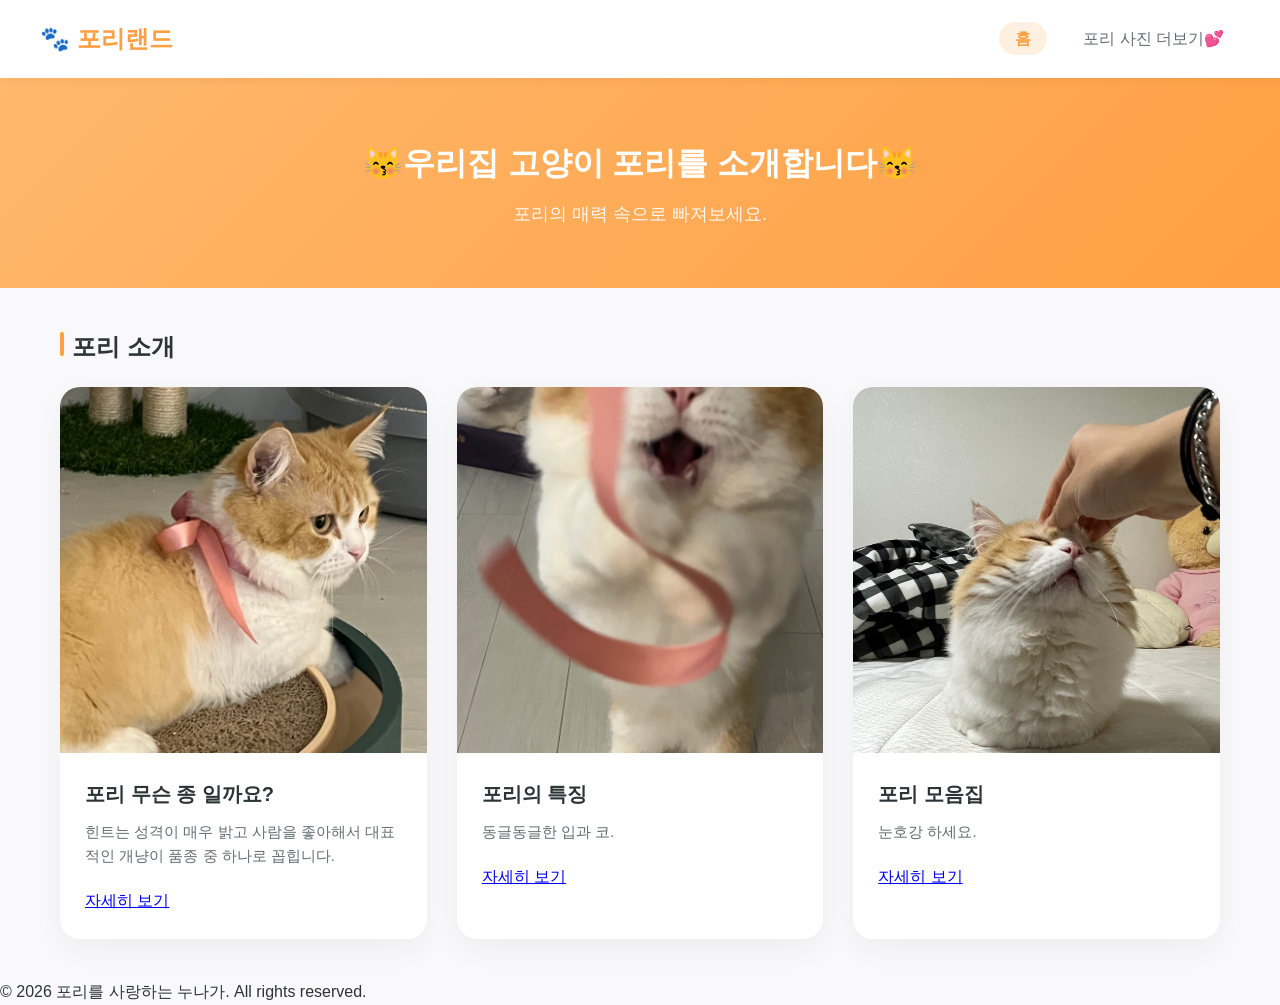
<file: index.html>
<!DOCTYPE html>
<html lang="ko">
<head>
    <meta charset="UTF-8">
    <meta name="viewport" content="width=device-width, initial-scale=1.0">
    <title>포리랜드 - 포리 소개</title>
    <link rel="stylesheet" href="style.css">
</head>
<body>

    <header>
        <div class="logo">🐾 포리랜드</div>
        <nav>
            <ul>
                <li><a href="index.html" class="active">홈</a></li>
                <li><a href="detail4.html">포리 사진 더보기💕</a></li>
            </ul>
        </nav>
    </header>

    <section class="hero">
        <div class="hero-content">
            <h2>😽우리집 고양이 포리를 소개합니다😽</h2>
            <p>포리의 매력 속으로 빠져보세요.</p>
        </div>
    </section>

    <main class="container">
        <h3 class="section-title">포리 소개</h3>
        <div class="card-grid">
            
            <div class="card">
                <div class="card-img">
                    <img src="m1.jpeg" alt="포리 사진 1" style="width: 100%; height: 100%; object-fit: cover;">
                </div>
                <div class="card-body">
                    <h4>포리 무슨 종 일까요?</h4>
                    <p>힌트는 성격이 매우 밝고 사람을 좋아해서 대표적인 개냥이 품종 중 하나로 꼽힙니다.</p>
                    <a href="detail1.html" class="btn">자세히 보기</a>
                </div>
            </div>

            <div class="card">
                <div class="card-img">
                   <img src="ccat.jpeg" alt="포리 사진 2" style="width: 100%; height: 100%; object-fit: cover;">
                </div>
                <div class="card-body">
                    <h4>포리의 특징</h4>
                    <p>동글동글한 입과 코.</p>
                    <a href="detail2.html" class="btn">자세히 보기</a>
                </div>
            </div>

            <div class="card">
                <div class="card-img">
                    <img src="m3.jpeg" alt="포리 사진 3" style="width: 100%; height: 100%; object-fit: cover;">
                </div>
                <div class="card-body">
                    <h4>포리 모음집</h4>
                    <p>눈호강 하세요.</p>
                    <a href="detail3.html" class="btn">자세히 보기</a>
                </div>
            </div>

        </div>
    </main>

    <footer>
        <p>&copy; 2026 포리를 사랑하는 누나가. All rights reserved.</p>
    </footer>

</body>
</html>
</file>
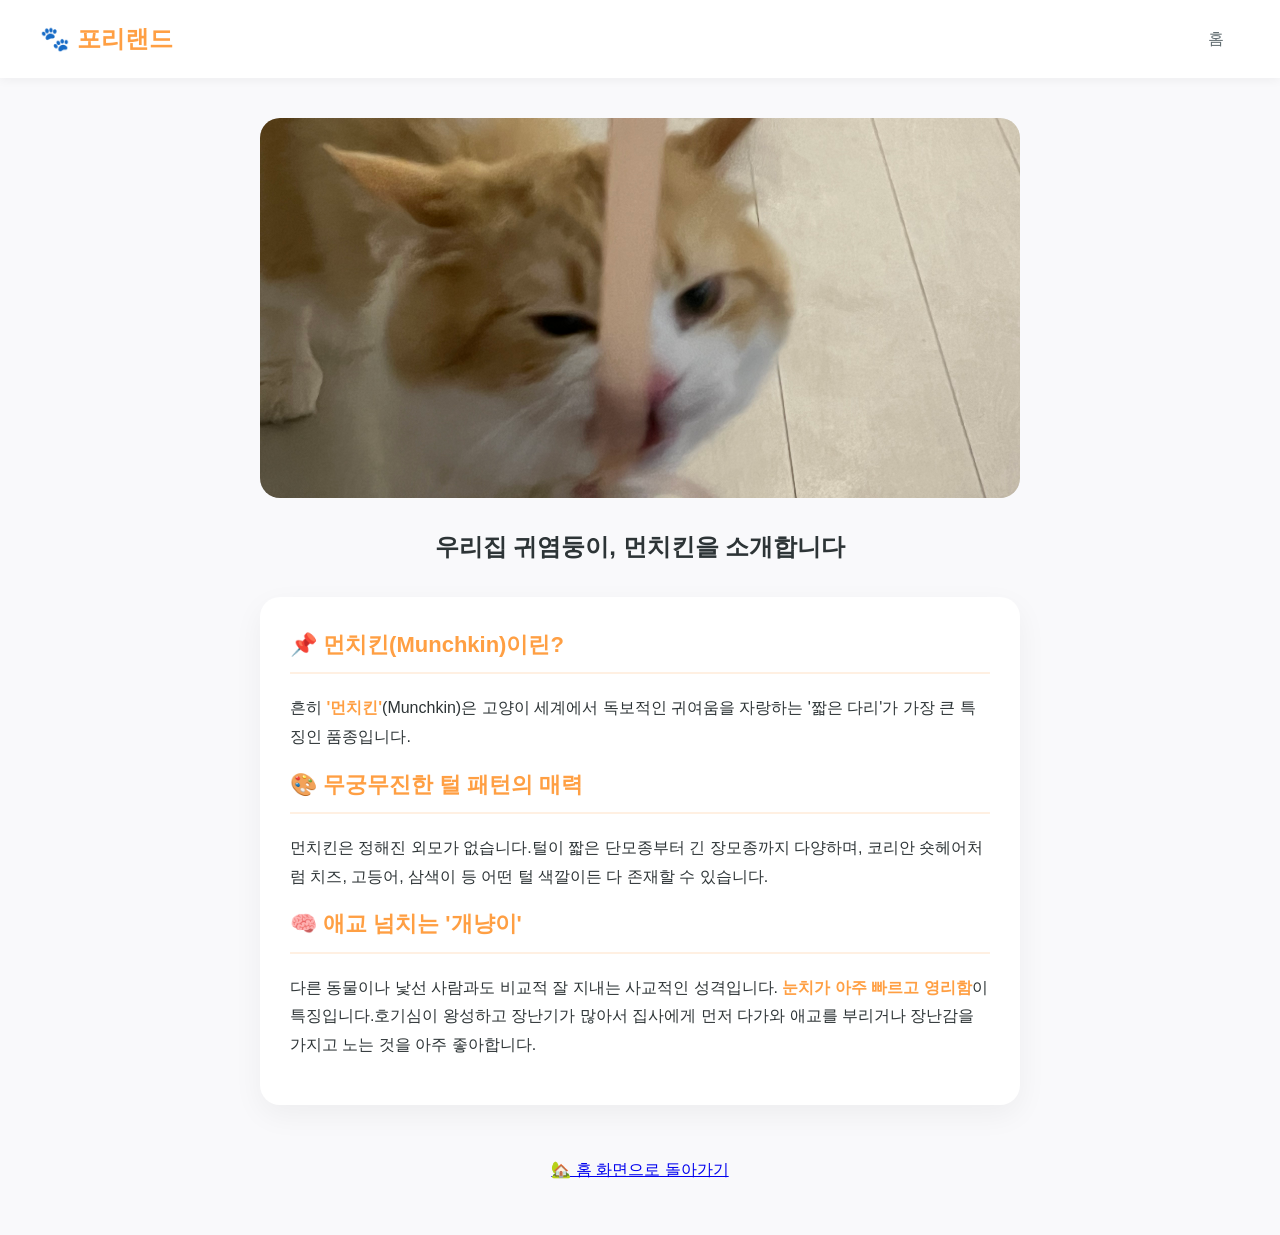
<file: detail1.html>
<!DOCTYPE html>
<html lang="ko">
<head>
    <meta charset="UTF-8">
    <meta name="viewport" content="width=device-width, initial-scale=1.0">
    <title>포리랜드 - 먼치킨 소개</title>
    <link rel="stylesheet" href="style.css">
    <style>
        .info-box { background: #fff; padding: 30px; border-radius: 20px; box-shadow: 0 10px 30px rgba(0,0,0,0.05); margin-top: 30px; text-align: left; }
        .info-title { color: #ff9f43; border-bottom: 2px solid #fff0e2; padding-bottom: 10px; margin-bottom: 20px; font-size: 22px; }
        .info-p { margin-bottom: 15px; color: #2d3436; line-height: 1.8; }
        .highlight { color: #ff9f43; font-weight: bold; }
    </style>
</head>
<body>
    <header>
        <div class="logo">🐾 포리랜드</div>
        <nav><ul><li><a href="index.html">홈</a></li></ul></nav>
    </header>

    <main class="container" style="max-width: 800px; text-align: center;">
        <div class="card-img" style="padding-top: 50%; border-radius: 20px; overflow: hidden; margin-bottom: 30px;">
            <img src="d1.jpeg" alt="포리">
        </div>
        
        <h2>우리집 귀염둥이, 먼치킨을 소개합니다</h2>
        
        <div class="info-box">
            <h3 class="info-title">📌 먼치킨(Munchkin)이린?</h3>
            <p class="info-p">흔히 <span class="highlight">'먼치킨'</span>(Munchkin)은 고양이 세계에서 독보적인 귀여움을 자랑하는 '짧은 다리'가 가장 큰 특징인 품종입니다.</p>
            <h3 class="info-title">🎨 무궁무진한 털 패턴의 매력</h3>
            <p class="info-p">먼치킨은 정해진 외모가 없습니다.털이 짧은 단모종부터 긴 장모종까지 다양하며, 코리안 숏헤어처럼 치즈, 고등어, 삼색이 등 어떤 털 색깔이든 다 존재할 수 있습니다.</p>
            
            <h3 class="info-title">🧠 애교 넘치는 '개냥이'</h3>
            <p class="info-p">다른 동물이나 낯선 사람과도 비교적 잘 지내는 사교적인 성격입니다. <span class="highlight">눈치가 아주 빠르고 영리함</span>이 특징입니다.호기심이 왕성하고 장난기가 많아서 집사에게 먼저 다가와 애교를 부리거나 장난감을 가지고 노는 것을 아주 좋아합니다.</p>
        </div>
        
        <a href="index.html" class="btn" style="display: inline-block; width: auto; margin-top: 40px; padding: 12px 40px;">🏡 홈 화면으로 돌아가기</a>
    </main>
</body>
</html>
</file>
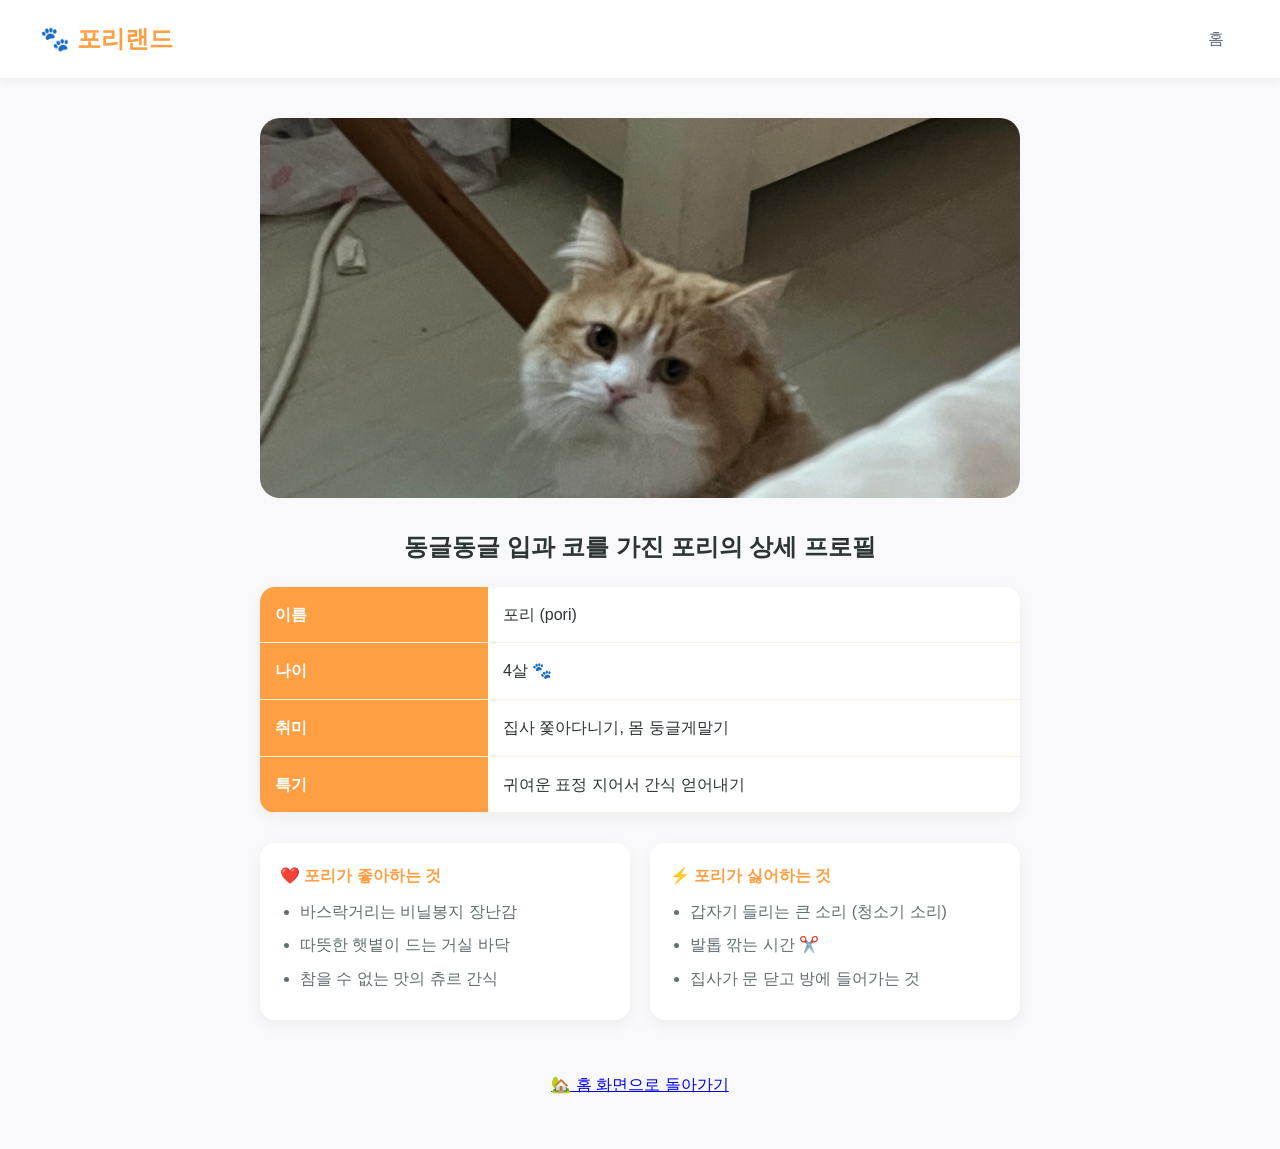
<file: detail2.html>
<!DOCTYPE html>
<html lang="ko">
<head>
    <meta charset="UTF-8">
    <meta name="viewport" content="width=device-width, initial-scale=1.0">
    <title>포리랜드 - 포리의 특징</title>
    <link rel="stylesheet" href="style.css">
    <style>
        .profile-table { width: 100%; border-collapse: collapse; margin-top: 20px; background: #fff; border-radius: 15px; overflow: hidden; box-shadow: 0 5px 15px rgba(0,0,0,0.05); }
        .profile-table th, .profile-table td { padding: 15px; border-bottom: 1px solid #fff0e2; text-align: left; }
        .profile-table th { background-color: #ff9f43; color: white; width: 30%; }
        .feature-grid { display: grid; grid-template-columns: 1fr 1fr; gap: 20px; margin-top: 30px; }
        .feature-box { background: #fff; padding: 20px; border-radius: 15px; box-shadow: 0 5px 15px rgba(0,0,0,0.05); text-align: left; }
        .feature-box h4 { margin-bottom: 10px; color: #ff9f43; }
        .feature-box li { margin-left: 20px; margin-bottom: 8px; color: #636e72; }
    </style>
</head>
<body>
    <header>
        <div class="logo">🐾 포리랜드</div>
        <nav><ul><li><a href="index.html">홈</a></li></ul></nav>
    </header>

    <main class="container" style="max-width: 800px; text-align: center;">
        <div class="card-img" style="padding-top: 50%; border-radius: 20px; overflow: hidden; margin-bottom: 30px;">
            <img src="d2.jpeg" alt="포리">
        </div>
        
        <h2>동글동글 입과 코를 가진 포리의 상세 프로필</h2>
        
        <table class="profile-table">
            <tr><th>이름</th><td>포리 (pori)</td></tr>
            <tr><th>나이</th><td>4살 🐾</td></tr>
            <tr><th>취미</th><td>집사 쫓아다니기, 몸 둥글게말기</td></tr>
            <tr><th>특기</th><td>귀여운 표정 지어서 간식 얻어내기</td></tr>
        </table>

        <div class="feature-grid">
            <div class="feature-box">
                <h4>❤️ 포리가 좋아하는 것</h4>
                <ul>
                    <li>바스락거리는 비닐봉지 장난감</li>
                    <li>따뜻한 햇볕이 드는 거실 바닥</li>
                    <li>참을 수 없는 맛의 츄르 간식</li>
                </ul>
            </div>
            <div class="feature-box">
                <h4>⚡ 포리가 싫어하는 것</h4>
                <ul>
                    <li>갑자기 들리는 큰 소리 (청소기 소리)
                    <li>발톱 깎는 시간 ✂️</li>
                    <li>집사가 문 닫고 방에 들어가는 것</li>
                </ul>
            </div>
        </div>
        
        <a href="index.html" class="btn" style="display: inline-block; width: auto; margin-top: 40px; padding: 12px 40px;">🏡 홈 화면으로 돌아가기</a>
    </main>
</body>
</html>
</file>
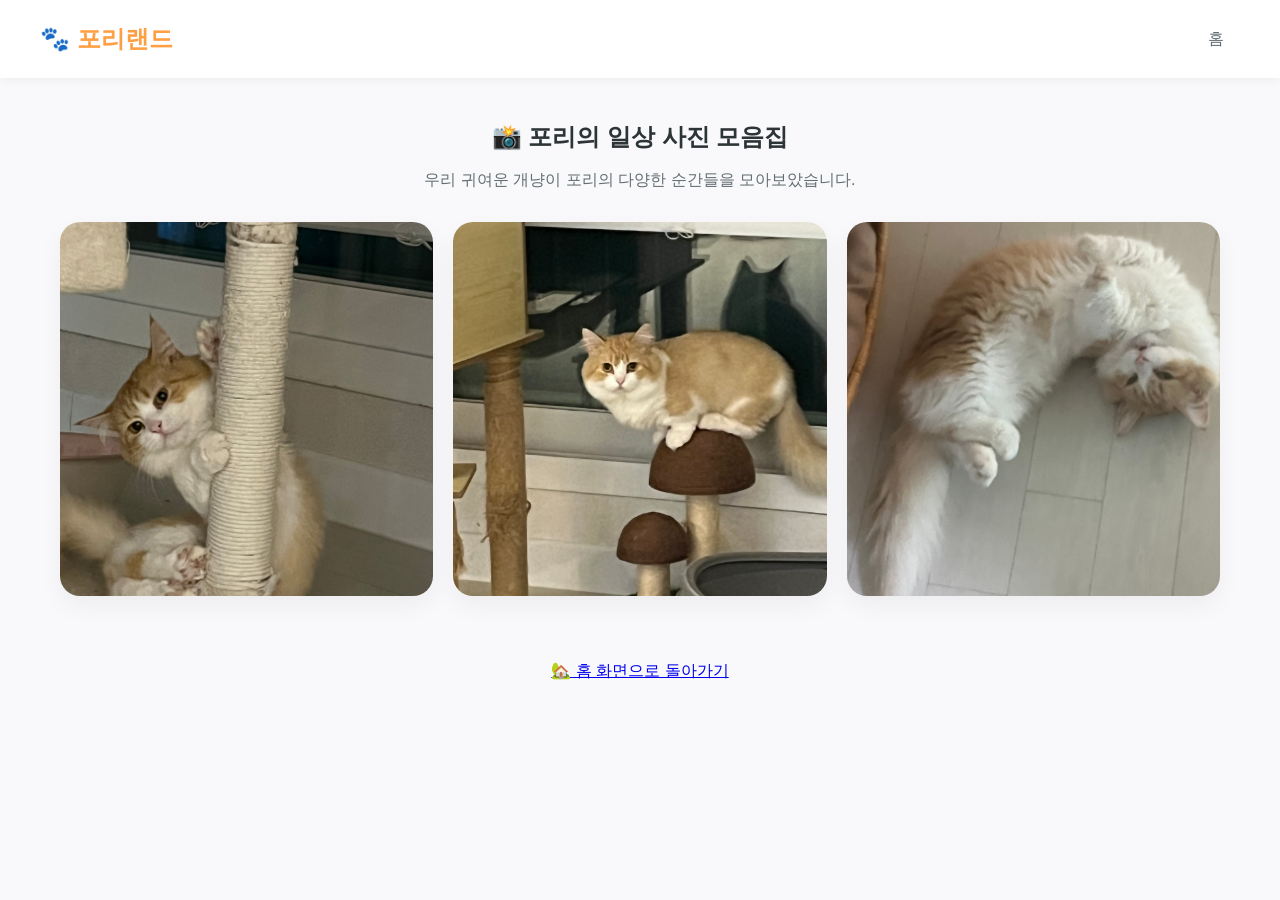
<file: detail3.html>
<!DOCTYPE html>
<html lang="ko">
<head>
    <meta charset="UTF-8">
    <meta name="viewport" content="width=device-width, initial-scale=1.0">
    <title>포리랜드 - 포리 사진 모음집</title>
    <link rel="stylesheet" href="style.css">
    <style>
        .gallery-grid { display: grid; grid-template-columns: repeat(auto-fit, minmax(240px, 1fr)); gap: 20px; margin-top: 30px; }
        .gallery-item { background: #fff; border-radius: 20px; overflow: hidden; box-shadow: 0 10px 25px rgba(0,0,0,0.05); transition: transform 0.3s ease; aspect-ratio: 1/1; }
        .gallery-item:hover { transform: scale(1.05); }
        .gallery-item img { width: 100%; height: 100%; object-fit: cover; }
    </style>
</head>
<body>
    <header>
        <div class="logo">🐾 포리랜드</div>
        <nav><ul><li><a href="index.html">홈</a></li></ul></nav>
    </header>

    <main class="container" style="text-align: center;">
        <h2>📸 포리의 일상 사진 모음집</h2>
        <p style="color: #636e72; margin-top: 10px;">우리 귀여운 개냥이 포리의 다양한 순간들을 모아보았습니다.</p>
        
        <div class="gallery-grid">
            <div class="gallery-item"><img src="d3.jpeg" alt="포리1"></div>
            <div class="gallery-item"><img src="dd3.jpeg" alt="포리2"></div>
            <div class="gallery-item"><img src="ddd3.jpeg" alt="포리3"></div>
        </div>
        
        <a href="index.html" class="btn" style="display: inline-block; width: auto; margin-top: 50px; padding: 12px 40px;">🏡 홈 화면으로 돌아가기</a>
    </main>
</body>
</html>
</file>
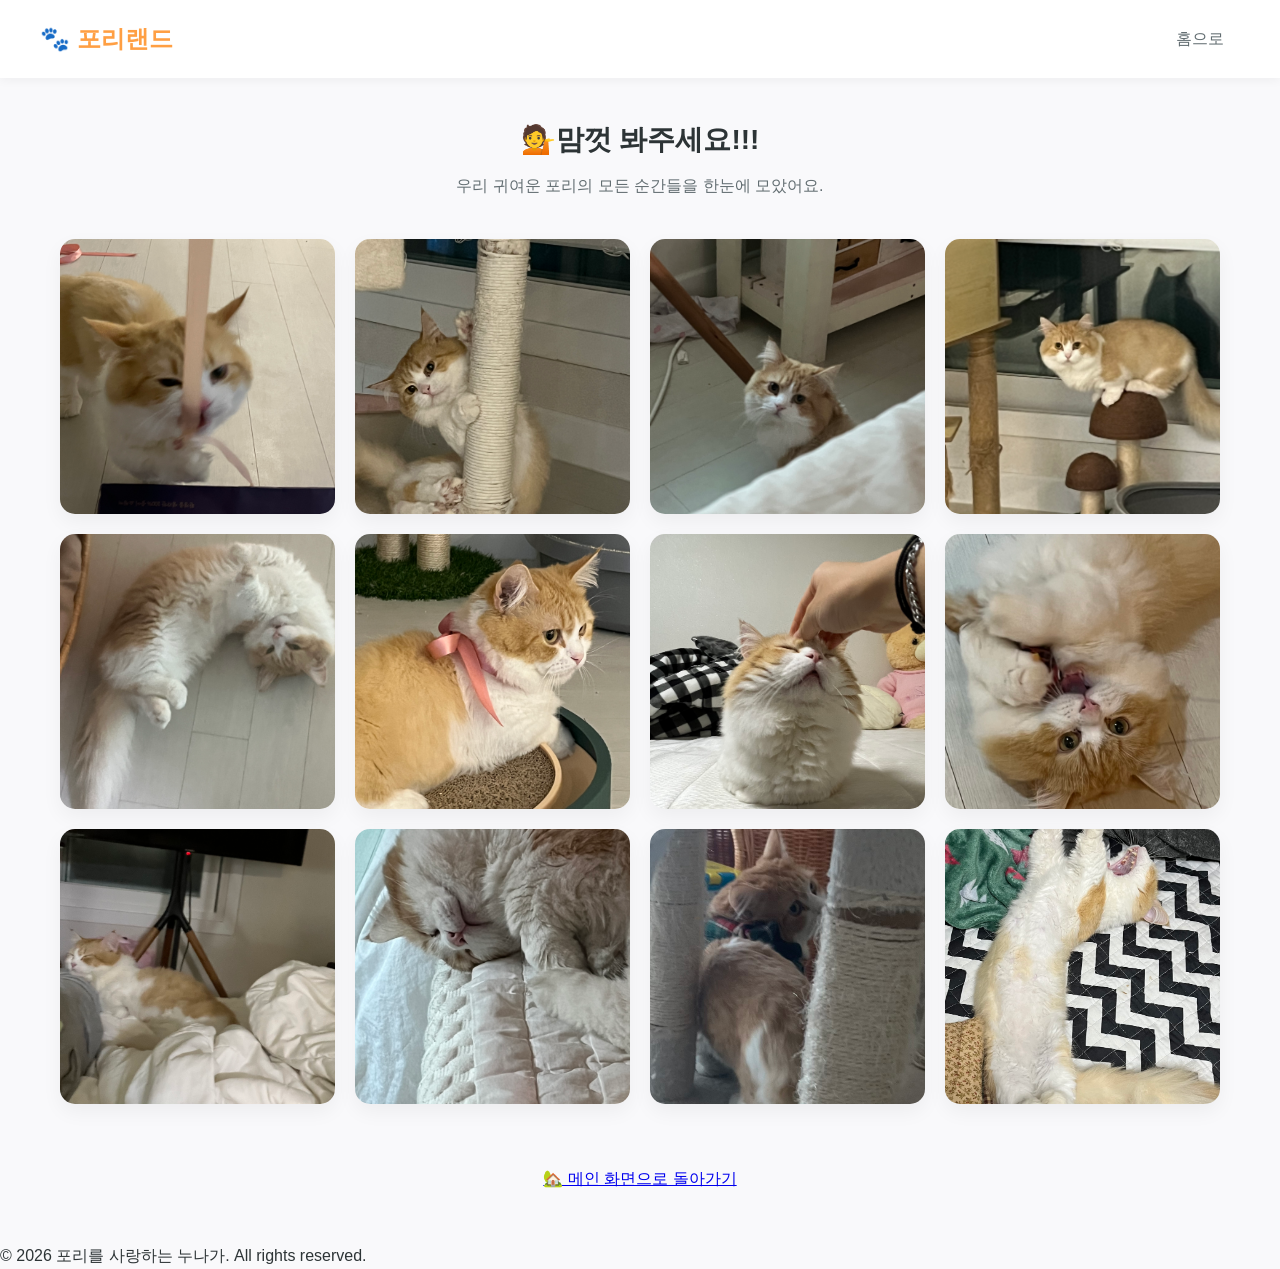
<file: detail4.html>
<!DOCTYPE html>
<html lang="ko">
<head>
    <meta charset="UTF-8">
    <meta name="viewport" content="width=device-width, initial-scale=1.0">
    <title>포리랜드 - 포리 사진 더보기💕</title>
    <link rel="stylesheet" href="style.css">
    <style>
        /* 📸 13장 대용량 사진첩 전용 고급 갤러리 스타일 */
        .gallery-container {
            max-width: 1200px; /* 많은 사진을 보기 좋게 화면을 넓혔습니다 */
            margin: 40px auto;
            padding: 0 20px;
            text-align: center;
        }
        .gallery-title {
            font-size: 28px;
            color: #2d3436;
            margin-bottom: 10px;
        }
        .gallery-subtitle {
            color: #636e72;
            margin-bottom: 40px;
        }
        /* 사진이 많으므로 화면 크기에 따라 3열~4열로 자동 정렬되게 조절했습니다 */
        .gallery-grid {
            display: grid;
            grid-template-columns: repeat(auto-fit, minmax(240px, 1fr));
            gap: 20px;
        }
        .gallery-item {
            background: #fff;
            border-radius: 15px;
            overflow: hidden;
            box-shadow: 0 8px 20px rgba(0,0,0,0.05);
            transition: transform 0.3s ease, box-shadow 0.3s ease;
            aspect-ratio: 1 / 1; /* 이쁜 정사각형 썸네일 유지 */
        }
        .gallery-item:hover {
            transform: translateY(-5px);
            box-shadow: 0 12px 30px rgba(0,0,0,0.12);
        }
        .gallery-item img {
            width: 100%;
            height: 100%;
            object-fit: cover;
            transition: transform 0.3s ease;
        }
        .gallery-item:hover img {
            transform: scale(1.06); /* 마우스 올리면 부드럽게 확대 */
        }
    </style>
</head>
<body>

    <header>
        <div class="logo">🐾 포리랜드</div>
        <nav>
            <ul>
                <li><a href="index.html">홈으로</a></li>
            </ul>
        </nav>
    </header>

    <main class="gallery-container">
        <h2 class="gallery-title">💁맘껏 봐주세요!!!</h2>
        <p class="gallery-subtitle">우리 귀여운 포리의 모든 순간들을 한눈에 모았어요.</p>
        
        <!-- 💡 13장의 사진을 순서대로 세팅해두었습니다! -->
        <div class="gallery-grid">
            <div class="gallery-item"><img src="d1.jpeg" alt="포리 2"></div>
            <div class="gallery-item"><img src="d3.jpeg" alt="포리 3"></div>
            <div class="gallery-item"><img src="d2.jpeg" alt="포리 4"></div>
            <div class="gallery-item"><img src="dd3.jpeg" alt="포리 5"></div>
            <div class="gallery-item"><img src="ddd3.jpeg" alt="포리 6"></div>
            <div class="gallery-item"><img src="m1.jpeg" alt="포리 7"></div>
            <div class="gallery-item"><img src="m3.jpeg" alt="포리 8"></div>
            <div class="gallery-item"><img src="m4.jpeg" alt="포리 9"></div>
            <div class="gallery-item"><img src="m5.jpeg" alt="포리 10"></div>
            <div class="gallery-item"><img src="m6.jpeg" alt="포리 11"></div>
            <div class="gallery-item"><img src="m7.jpeg" alt="포리 12"></div>
            <div class="gallery-item"><img src="aaaaa.jpeg" alt="포리 13"></div>
           
        </div>
        
        <a href="index.html" class="btn" style="display: inline-block; width: auto; margin-top: 50px; padding: 12px 40px;">🏡 메인 화면으로 돌아가기</a>
    </main>

    <footer>
        <p>&copy; 2026 포리를 사랑하는 누나가. All rights reserved.</p>
    </footer>

</body>
</html>
</file>
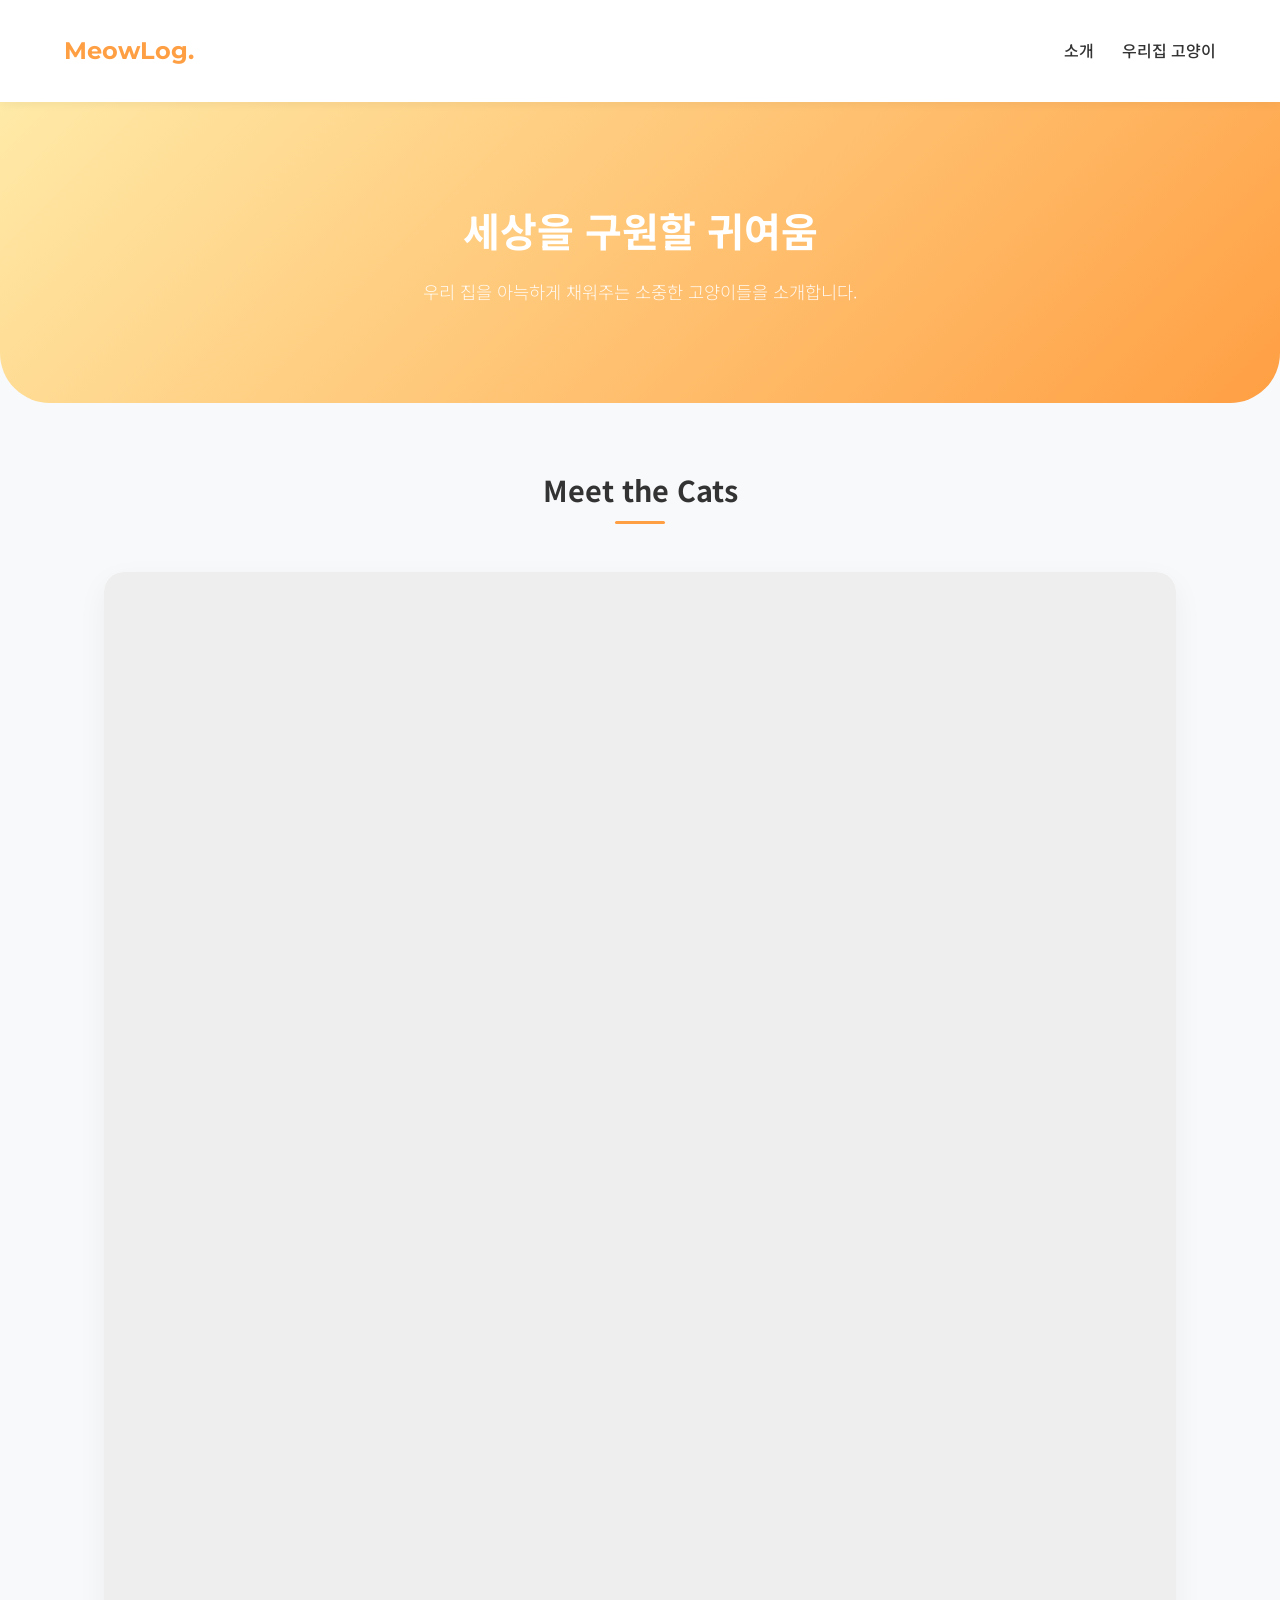
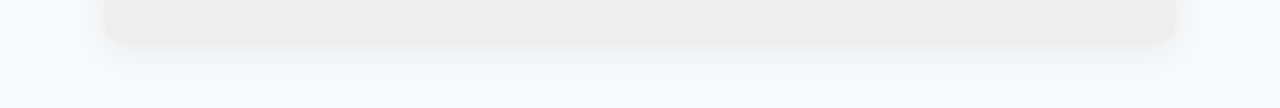
<file: gemini-code-1780681429600.html>
<!doctype html>
<html lang="ko">
<head>
    <meta charset="UTF-8">
    <meta name="viewport" content="width=device-width, initial-scale=1.0">
    <title>My Lovely Cats | 고양이 소개</title>
    <link rel="preconnect" href="https://fonts.googleapis.com">
    <link rel="preconnect" href="https://fonts.gstatic.com" crossorigin>
    <link href="https://fonts.googleapis.com/css2?family=Montserrat:wght@400;700&family=Noto+Sans+KR:wght@300;500;700&display=swap" rel="stylesheet">
    
    <style>
        /* 변수 설정 (색상 및 폰트) */
        :root {
            --primary-color: #ff9f43;
            --bg-color: #f8f9fa;
            --card-bg: #ffffff;
            --text-main: #333333;
            --text-sub: #666666;
            --font-main: 'Noto Sans KR', sans-serif;
            --font-eng: 'Montserrat', sans-serif;
        }

        /* 기본 리셋 */
        * {
            margin: 0;
            padding: 0;
            box-sizing: border-box;
        }

        body {
            font-family: var(--font-main);
            background-color: var(--bg-color);
            color: var(--text-main);
            line-height: 1.6;
        }

        /* 헤더 영역 */
        header {
            background-color: var(--card-bg);
            padding: 2rem 5%;
            display: flex;
            justify-content: space-between;
            align-items: center;
            box-shadow: 0 2px 10px rgba(0,0,0,0.05);
            position: sticky;
            top: 0;
            z-index: 100;
        }

        header h1 {
            font-family: var(--font-eng);
            font-size: 1.5rem;
            color: var(--primary-color);
            font-weight: 700;
        }

        header nav a {
            text-decoration: none;
            color: var(--text-main);
            font-weight: 500;
            margin-left: 1.5rem;
            transition: color 0.3s;
        }

        header nav a:hover {
            color: var(--primary-color);
        }

        /* 히어로 섹션 (메인 비주얼) */
        .hero {
            background: linear-gradient(135deg, #ffeaa7 0%, #ff9f43 100%);
            color: white;
            padding: 6rem 5%;
            text-align: center;
            border-bottom-left-radius: 50px;
            border-bottom-right-radius: 50px;
        }

        .hero h2 {
            font-size: 2.5rem;
            margin-bottom: 1rem;
            font-weight: 700;
        }

        .hero p {
            font-size: 1.1rem;
            opacity: 0.9;
            font-weight: 300;
        }

        /* 메인 컨텐츠 영역 */
        main {
            max-width: 1200px;
            margin: 4rem auto;
            padding: 0 5%;
        }

        .section-title {
            text-align: center;
            margin-bottom: 3rem;
            font-size: 1.8rem;
            position: relative;
        }

        .section-title::after {
            content: '';
            display: block;
            width: 50px;
            height: 3px;
            background-color: var(--primary-color);
            margin: 0.5rem auto 0;
            border-radius: 2px;
        }

        /* 고양이 카드 그리드 */
        .cat-grid {
            display: grid;
            grid-template-columns: repeat(auto-fit, minmax(300px, 1fr));
            gap: 2.5rem;
        }

        /* 고양이 카드 스타일 */
        .cat-card {
            background-color: var(--card-bg);
            border-radius: 20px;
            overflow: hidden;
            box-shadow: 0 10px 30px rgba(0,0,0,0.05);
            transition: transform 0.3s ease, box-shadow 0.3s ease;
        }

        .cat-card:hover {
            transform: translateY(-10px);
            box-shadow: 0 15px 35px rgba(0,0,0,0.12);
        }

        /* 카드 이미지 (정사각형 비율 유지) */
        .cat-image-wrapper {
            position: relative;
            width: 100%;
            padding-top: 100%; /* 1:1 Aspect Ratio */
            background-color: #eee;
        }

        .cat-image-wrapper img {
            position: absolute;
            top: 0;
            left: 0;
            width: 100%;
            height: 100%;
            object-fit: cover;
        }

        /* 카드 텍스트 */
        .cat-info {
            padding: 1.5rem;
        }

        .cat-name {
            font-size: 1.4rem;
            margin-bottom: 0.5rem;
            display: flex;
            justify-content: space-between;
            align-items: center;
        }

        .cat-tag {
            font-size: 0.8rem;
            background-color: #fff0f0;
            color: #ff7675;
            padding: 0.2rem 0.6rem;
            border-radius: 50px;
            font-weight: 500;
        }

        .cat-details {
            list-style: none;
            margin-top: 1rem;
            border-top: 1px solid #f1f2f6;
            padding-top: 1rem;
        }

        .cat-details li {
            font-size: 0.95rem;
            color: var(--text-sub);
            margin-bottom: 0.4rem;
            display: flex;
        }

        .cat-details li strong {
            width: 70px;
            color: var(--text-main);
        }

        /* 푸터 영역 */
        footer {
            background-color: #2d3436;
            color: #b2bec3;
            text-align: center;
            padding: 2rem 5%;
            font-size: 0.9rem;
            margin-top: 6rem;
        }

        footer p {
            font-family: var(--font-eng);
        }

        /* 반응형 모바일 조정 */
        @media (max-width: 768px) {
            .hero h2 { font-size: 2rem; }
            header { flex-direction: column; gap: 1rem; text-align: center; }
            header nav { margin-left: 0; }
            header nav a { margin: 0 0.7rem; }
        }
    </style>
</head>
<body>

    <header>
        <h1>MeowLog.</h1>
        <nav>
            <a href="#about">소개</a>
            <a href="#cats">우리집 고양이</a>
        </nav>
    </header>

    <section class="hero" id="about">
        <h2>세상을 구원할 귀여움</h2>
        <p>우리 집을 아늑하게 채워주는 소중한 고양이들을 소개합니다.</p>
    </section>

    <main id="cats">
        <h3 class="section-title">Meet the Cats</h3>
        
        <div class="cat-grid">
            
            <div class="cat-card">
                <div class="cat-image-wrapper">
</file>
<file: style.css>
@charset "UTF-8";

/* ==========================================================================
   1. 기본 리셋 & 변수 설정
   ========================================================================== */
:root {
    --primary-color: #ff9f43;     /* 포인트 오렌지 */
    --primary-light: #fff0e2;    /* 연한 배경용 오렌지 */
    --bg-color: #f9f9fb;         /* 메인 배경색 */
    --card-bg: #ffffff;          /* 카드 및 헤더 배경색 */
    --text-main: #2d3436;        /* 메인 글자색 */
    --text-sub: #636e72;         /* 서브 글자색 */
    --border-color: #e1f2f6;     /* 경계선 색상 */
    --font-main: 'Noto Sans KR', sans-serif;
}

* {
    margin: 0;
    padding: 0;
    box-sizing: border-box;
}

html {
    scroll-behavior: smooth;
}

body {
    font-family: var(--font-main);
    background-color: var(--bg-color);
    color: var(--text-main);
    line-height: 1.6;
}

/* ==========================================================================
   2. 헤더 & 네비게이션
   ========================================================================== */
header {
    background-color: var(--card-bg);
    display: flex;
    justify-content: space-between;
    align-items: center;
    padding: 20px 40px;
    box-shadow: 0 2px 10px rgba(0, 0, 0, 0.05);
    position: sticky;
    top: 0;
    z-index: 1000;
}

header .logo {
    font-size: 24px;
    font-weight: bold;
    color: var(--primary-color);
}

header nav ul {
    display: flex;
    list-style: none;
    gap: 20px;
}

header nav ul li a {
    text-decoration: none;
    color: var(--text-sub);
    font-weight: 500;
    padding: 8px 16px;
    border-radius: 20px;
    transition: all 0.3s ease;
}

header nav ul li a:hover, 
header nav ul li a.active {
    background-color: var(--primary-light);
    color: var(--primary-color);
    font-weight: bold;
}

/* ==========================================================================
   3. 히어로 섹션 (상단 배너)
   ========================================================================== */
.hero {
    background: linear-gradient(135deg, #ffb86c 0%, #ff9f43 100%);
    color: white;
    padding: 60px 20px;
    text-align: center;
}

.hero-content h2 {
    font-size: 32px;
    margin-bottom: 10px;
}

.hero-content p {
    font-size: 18px;
    opacity: 0.9;
}

/* ==========================================================================
   4. 메인 컨테이너 & 카드 그리드 레이아웃
   ========================================================================== */
.container {
    max-width: 1200px;
    margin: 40px auto;
    padding: 0 20px;
}

.section-title {
    font-size: 24px;
    margin-bottom: 20px;
    position: relative;
    padding-left: 12px;
}

.section-title::before {
    content: '';
    position: absolute;
    left: 0;
    top: 4px;
    width: 4px;
    height: 24px;
    background-color: var(--primary-color);
    border-radius: 2px;
}

/* 3열 카드 그리드 설정 */
.card-grid {
    display: grid;
    grid-template-columns: repeat(auto-fit, minmax(300px, 1fr));
    gap: 30px;
}

/* ==========================================================================
   5. 고양이 카드 디자인 (마우스 올리면 슥 올라가는 효과)
   ========================================================================== */
.card {
    background-color: var(--card-bg);
    border-radius: 20px;
    overflow: hidden;
    box-shadow: 0 10px 30px rgba(0, 0, 0, 0.05);
    transition: transform 0.3s ease, box-shadow 0.3s ease;
}

.card:hover {
    transform: translateY(-10px);
    box-shadow: 0 15px 35px rgba(0, 0, 0, 0.12);
}

/* 카드 이미지 영역 (정사각형 비율 유지) */
.card-img {
    position: relative;
    width: 100%;
    padding-top: 100%; /* 1:1 비율을 만드는 핵심 코드 */
    background-color: #eee;
}

/* 이미지 태그가 꽉 차게 들어가는 설정 */
.card-img img {
    position: absolute;
    top: 0;
    left: 0;
    width: 100%;
    height: 100%;
    object-fit: cover; /* 사진이 찌그러지지 않고 꽉 차게 잘라줌 */
}

/* 카드 텍스트 내용 */
.card-body {
    padding: 25px;
}

.card-body h4 {
    font-size: 20px;
    margin-bottom: 10px;
}

.card-body p {
    color: var(--text-sub);
    font-size: 15px;
    margin-bottom: 20px;
    height: 4
/* ==========================================================================
   7. 반응형 미디어 쿼리 (모바일 & 태블릿 최적화)
   ========================================================================== */

/* 1. 태블릿 화면 (화면 너비 992px 이하) */
@media (max-width: 992px) {
    .container, .gallery-container {
        max-width: 1000px;
        margin: 20px auto;
        padding: 0 15px;
    }
    
    .hero-content h2 {
        font-size: 28px;
    }
    
    .card-grid, .gallery-grid {
        grid-template-columns: repeat(auto-fit, minmax(220px, 1fr));
        gap: 20px;
    }
}

/* 2. 스마트폰 화면 (화면 너비 600px 이하) */
@media (max-width: 600px) {
    /* 헤더 로고와 메뉴를 위아래로 정렬하여 좁은 화면 해결 */
    header {
        flex-direction: column;
        gap: 15px;
        padding: 15px 20px;
    }

    header .logo {
        font-size: 20px;
    }

    header nav ul {
        gap: 10px;
    }

    header nav ul li a {
        padding: 6px 12px;
        font-size: 14px;
    }

    /* 상단 배너 글씨 크기 축소 */
    .hero {
        padding: 40px 15px;
    }

    .hero-content h2 {
        font-size: 22px;
    }

    .hero-content p {
        font-size: 15px;
    }

    .section-title {
        font-size: 20px;
    }

    /* 스마트폰에서는 메인 화면 카드를 1열로 큼직하게 배치 */
    .card-grid {
        grid-template-columns: 1fr;
        gap: 20px;
    }

    /* 포리 사진 13장 모음집은 스마트폰에서 2열 바둑판으로 꽉 차고 이쁘게 정렬 */
    .gallery-grid {
        grid-template-columns: repeat(2, 1fr);
        gap: 10px; /* 스마트폰에서는 여백을 줄여 사진을 더 크게 보여줍니다 */
    }
    
    .gallery-item {
        border-radius: 10px; /* 작은 화면에 맞게 둥근 모서리 조절 */
    }

    .card-body {
        padding: 20px;
    }

    footer {
        margin-top: 40px;
        padding: 20px;
        font-size: 12px;
    }
}
</file>
